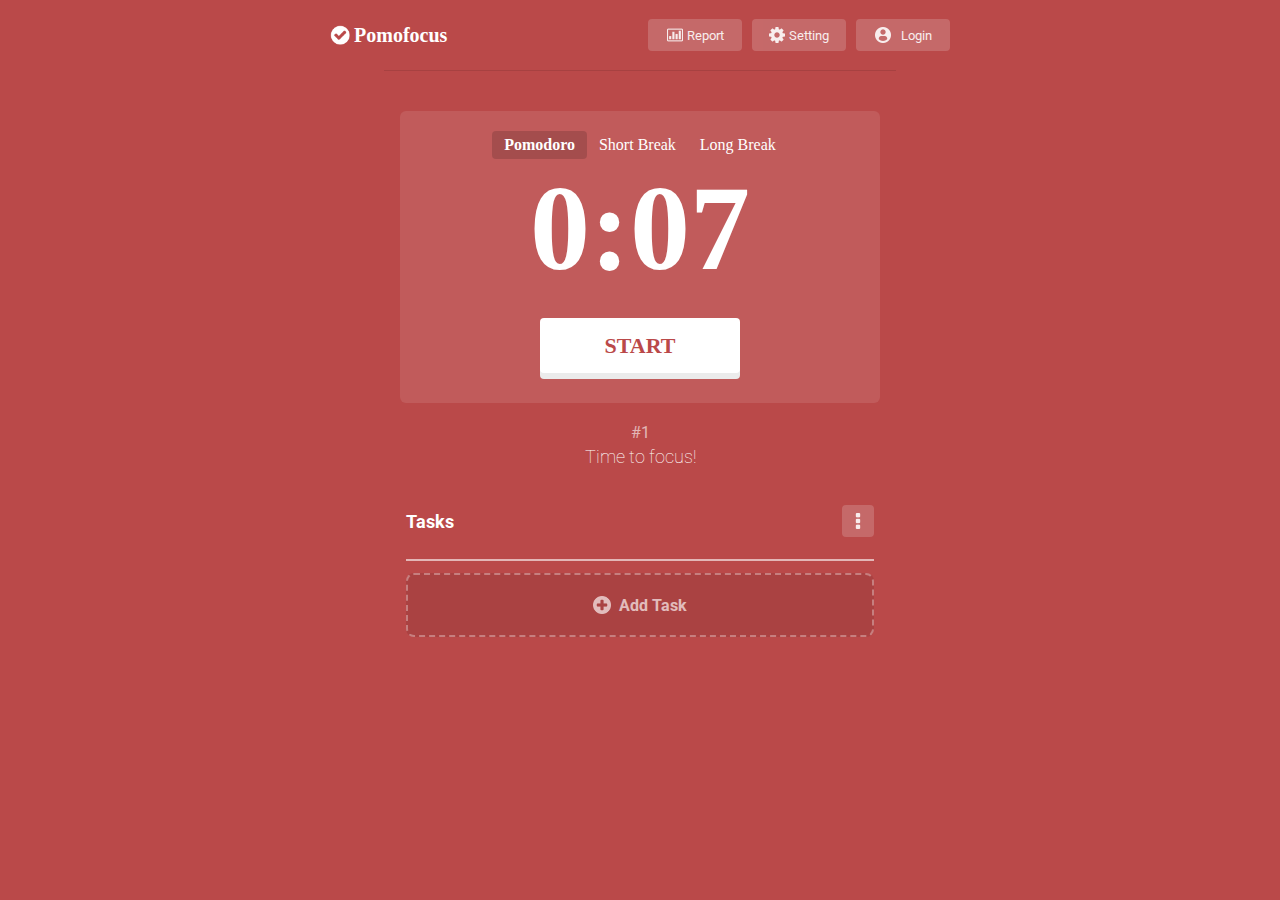
<file: index.html>
<!DOCTYPE html>
<html lang="en">

<head>
    <meta charset="UTF-8">
    <meta name="viewport" content="width=device-width, initial-scale=1.0">
    <title>Pomofocus</title>
    <link rel="stylesheet" href="./src/styles/main.css">
</head>

<body>
    <div class="header__top">
        <div class="header__top-row">
            <div class="header__logo">
                <a href="#!">
                    <img src="./src/img/logo.png" alt="Pomofocus">
                    <div class="logo__name">Pomofocus</div>
                </a>
            </div>

            <div class="header__nav">
                <nav class="nav">
                    <ul class="nav__list">
                        <li>
                            <a class="graph" href="#">
                                <img src="./src/img/report.png" alt="">
                                <div class="report__text">Report</div>
                            </a>
                        </li>
                        <li>
                            <a class="config" href="#">
                                <img src="./src/img/setting.png" alt="">
                                <div class="setting__text">Setting</div>
                            </a>
                        </li>
                        <li>
                            <a class="user" id="userLink" href="#">
                                <img src="./src/img/login.png" alt="">
                                <div class="login__text">Login</div>
                            </a>
                        </li>
                    </ul>
                </nav>
            </div>

            <div class="header__nav-btn">
                <div class="nav-icon-btn">
                    <div class="nav-icon">
                        <button class="graph">
                            <img src="./src/img/report.png" alt="Report">
                        </button>
                        <button class="config">
                            <img src="./src/img/setting.png" alt="Setting">
                        </button>
                        <button class="user">
                            <img src="./src/img/login.png" alt="Login">
                        </button>
                    </div>
                </div>
            </div>
        </div>
    </div>

    <div class="main">
        <div class="timer_line" id="timer-line">
            <div class="timer_progress"></div>
        </div>

        <div class="main_timer">
            <div class="period_type">
                <button class="work">
                    Pomodoro
                </button>
                <button class="s_break">
                    Short Break
                </button>
                <button class="l_break">
                    Long Break
                </button>
            </div>

            <div class="timer">
                <span id="timer-display"></span>
            </div>

            <button class="status" onclick="startTimer()">
                START
            </button>      
        </div>

        <div class="task_num">
            #1
        </div>

        <div class="text_period">
            Time to focus!
        </div>

        <div class="tasks">
            <div class="current_task">
                <div class="text_task">
                    Tasks
                </div>
                <button class="task_burg">
                    <img src="./src/img/burg.png" alt="task_burg">
                </button>
                <div class="task_bar">
                    <div class="clear_fin">
                        <img src="./src/img/current_task/delete-black.png" alt="">
                        Clear finished tasks
                    </div>
                    <div class="clear_act">
                        <img src="./src/img/current_task/clear-black.png" alt="">
                        Clear act pomodoros
                    </div>
                    <div class="save">
                        <img src="./src/img/current_task/save-black2.png" alt="">
                        Save as template
                    </div>
                    <div class="add">
                        <img src="./src/img/current_task/plus-black.png" alt="">
                        Add from templates
                    </div>
                    <div class="import">
                        <img src="./src/img/current_task/integration-black.png" alt="">
                        Import from Todoist
                    </div>
                    <div class="clear_all">
                        <img src="./src/img/current_task/delete-black.png" alt="">
                        Clear all tasks
                    </div>
                </div>
            </div>

            <button class="add_task">
                <img src="./src/img/add_task.png" alt="add_task">
                <div class="add_task_text">
                    Add Task
                </div>
            </button>

            <div class="new_task">
                <div class="task_container">
                    <div class="task_name">
                        <input class="task_input" type="text" placeholder="What are you working on?">
                    </div>
                    <div class="count_pomomodoro">
                        Est Pomodoros
                        <div class="count_input">
                            <div class="number-input">
                                <input type="number" value="0" min="0" max="100" step="1" id="numberInput">
                                <button class="decrease">▼</button>
                                <button class="increase">▲</button>
                            </div>
                        </div>
                    </div>
                    <div class="add_param">
                        <div class="add_note">
                            + Add Note
                        </div>
                        <div class="add_proj">
                            + Add Project
                        </div>
                    </div>
                </div>
                    <div class="manage_task">
                        <button class="cansel">
                            Cansel
                        </button>
                        <button class="save">
                            Save
                        </button>
                    </div>
            </div>


        </div>

        <!-- Всплывающее окно авторизации -->
        <div id="loginPopup" class="modal">
            <div class="modal-content">
                <span id="closePopupButton" class="close">&times;</span>
                <input id="username" type="text" placeholder="Username">
                <input id="password" type="password" placeholder="Password">
                <button id="loginButton" class="login-btn">Войти</button>
                <button class="logout" style="display: none">Выйти</button>
            </div>
        </div>

    </div>
    <script src="https://code.jquery.com/jquery-3.6.0.min.js"></script>
    <script src="./src/js/timer.js"></script>
    <script src="./src/js/login.js"></script>
    <script src="./src/js/task.js"></script>
    <script src="./src/js/add_task.js"></script>
</body>

</html>
</file>
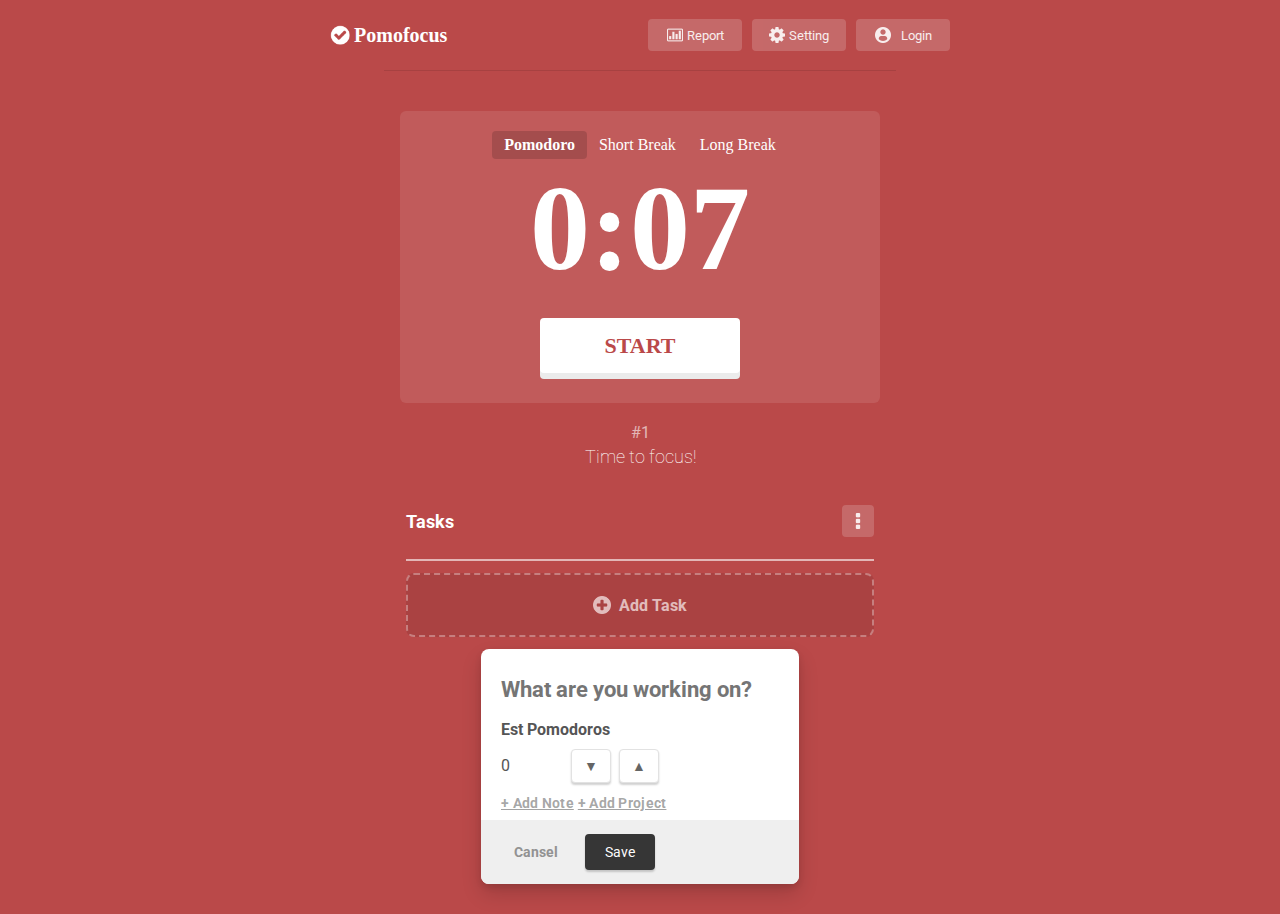
<file: public/index.html>
<!DOCTYPE html>
<html lang="en">

<head>
    <meta charset="UTF-8">
    <meta name="viewport" content="width=device-width, initial-scale=1.0">
    <title>Pomofocus</title>
    <link rel="stylesheet" href="./../src/styles/main.css">
</head>

<body>
    <div class="header__top">
        <div class="header__top-row">
            <div class="header__logo">
                <a href="#!">
                    <img src="./../src/img/logo.png" alt="Pomofocus">
                    <div class="logo__name">Pomofocus</div>
                </a>
            </div>

            <div class="header__nav">
                <nav class="nav">
                    <ul class="nav__list">
                        <li>
                            <a class="graph" href="#">
                                <img src="./../src/img/report.png" alt="">
                                <div class="report__text">Report</div>
                            </a>
                        </li>
                        <li>
                            <a class="config" href="#">
                                <img src="./../src/img/setting.png" alt="">
                                <div class="setting__text">Setting</div>
                            </a>
                        </li>
                        <li>
                            <a class="user" id="userLink" href="#">
                                <img src="./../src/img/login.png" alt="">
                                <div class="login__text">Login</div>
                            </a>
                        </li>
                    </ul>
                </nav>
            </div>

            <div class="header__nav-btn">
                <div class="nav-icon-btn">
                    <div class="nav-icon">
                        <button class="graph">
                            <img src="./../src/img/report.png" alt="Report">
                        </button>
                        <button class="config">
                            <img src="./../src/img/setting.png" alt="Setting">
                        </button>
                        <button class="user">
                            <img src="./../src/img/login.png" alt="Login">
                        </button>
                    </div>
                </div>
            </div>
        </div>
    </div>

    <div class="main">
        <div class="timer_line" id="timer-line">
            <div class="timer_progress"></div>
        </div>

        <div class="main_timer">
            <div class="period_type">
                <button class="work">
                    Pomodoro
                </button>
                <button class="s_break">
                    Short Break
                </button>
                <button class="l_break">
                    Long Break
                </button>
            </div>

            <div class="timer">
                <span id="timer-display"></span>
            </div>

            <button class="status" onclick="startTimer()">
                START
            </button>      
        </div>

        <div class="task_num">
            #1
        </div>

        <div class="text_period">
            Time to focus!
        </div>

        <div class="tasks">
            <div class="current_task">
                <div class="text_task">
                    Tasks
                </div>
                <button class="task_burg">
                    <img src="./../src/img/burg.png" alt="task_burg">
                </button>
                <div class="task_bar">
                    <div class="clear_fin">
                        <img src="./../src/img/current_task/delete-black.png" alt="">
                        Clear finished tasks
                    </div>
                    <div class="clear_act">
                        <img src="./../src/img/current_task/clear-black.png" alt="">
                        Clear act pomodoros
                    </div>
                    <div class="save">
                        <img src="./../src/img/current_task/save-black2.png" alt="">
                        Save as template
                    </div>
                    <div class="add">
                        <img src="./../src/img/current_task/plus-black.png" alt="">
                        Add from templates
                    </div>
                    <div class="import">
                        <img src="./../src/img/current_task/integration-black.png" alt="">
                        Import from Todoist
                    </div>
                    <div class="clear_all">
                        <img src="./../src/img/current_task/delete-black.png" alt="">
                        Clear all tasks
                    </div>
                </div>
            </div>

            <button class="add_task">
                <img src="./../src/img/add_task.png" alt="add_task">
                <div class="add_task_text">
                    Add Task
                </div>
            </button>

            <div class="new_task">
                <div class="task_container">
                    <div class="task_name">
                        <input class="task_input" type="text" placeholder="What are you working on?">
                    </div>
                    <div class="count_pomomodoro">
                        Est Pomodoros
                        <div class="count_input">
                            <div class="number-input">
                                <input type="number" value="0" min="0" max="100" step="1" id="numberInput">
                                <button class="decrease">▼</button>
                                <button class="increase">▲</button>
                            </div>
                        </div>
                    </div>
                    <div class="add_param">
                        <div class="add_note">
                            + Add Note
                        </div>
                        <div class="add_proj">
                            + Add Project
                        </div>
                    </div>
                </div>
                    <div class="manage_task">
                        <button class="cansel">
                            Cansel
                        </button>
                        <button class="save">
                            Save
                        </button>
                    </div>
            </div>


        </div>

        <!-- Всплывающее окно авторизации -->
        <div id="loginPopup" class="modal">
            <div class="modal-content">
                <span id="closePopupButton" class="close">&times;</span>
                <input id="username" type="text" placeholder="Username">
                <input id="password" type="password" placeholder="Password">
                <button id="loginButton" class="login-btn">Войти</button>
                <button class="logout" style="display: none">Выйти</button>
            </div>
        </div>

    </div>
    <script src="./../src/js/timer.js"></script>
    <script src="./../src/js/login.js"></script>
    <script src="./../src/js/task.js"></script>
</body>

</html>
</file>
<file: src/styles/main.css>
@import './reset.css';
@import './base.css';
@import './header.css';
@import './timer.css';
@import './timer_line.css';
@import './login.css';
@import './current_task.css';
@import './add_task.css';
</file>
